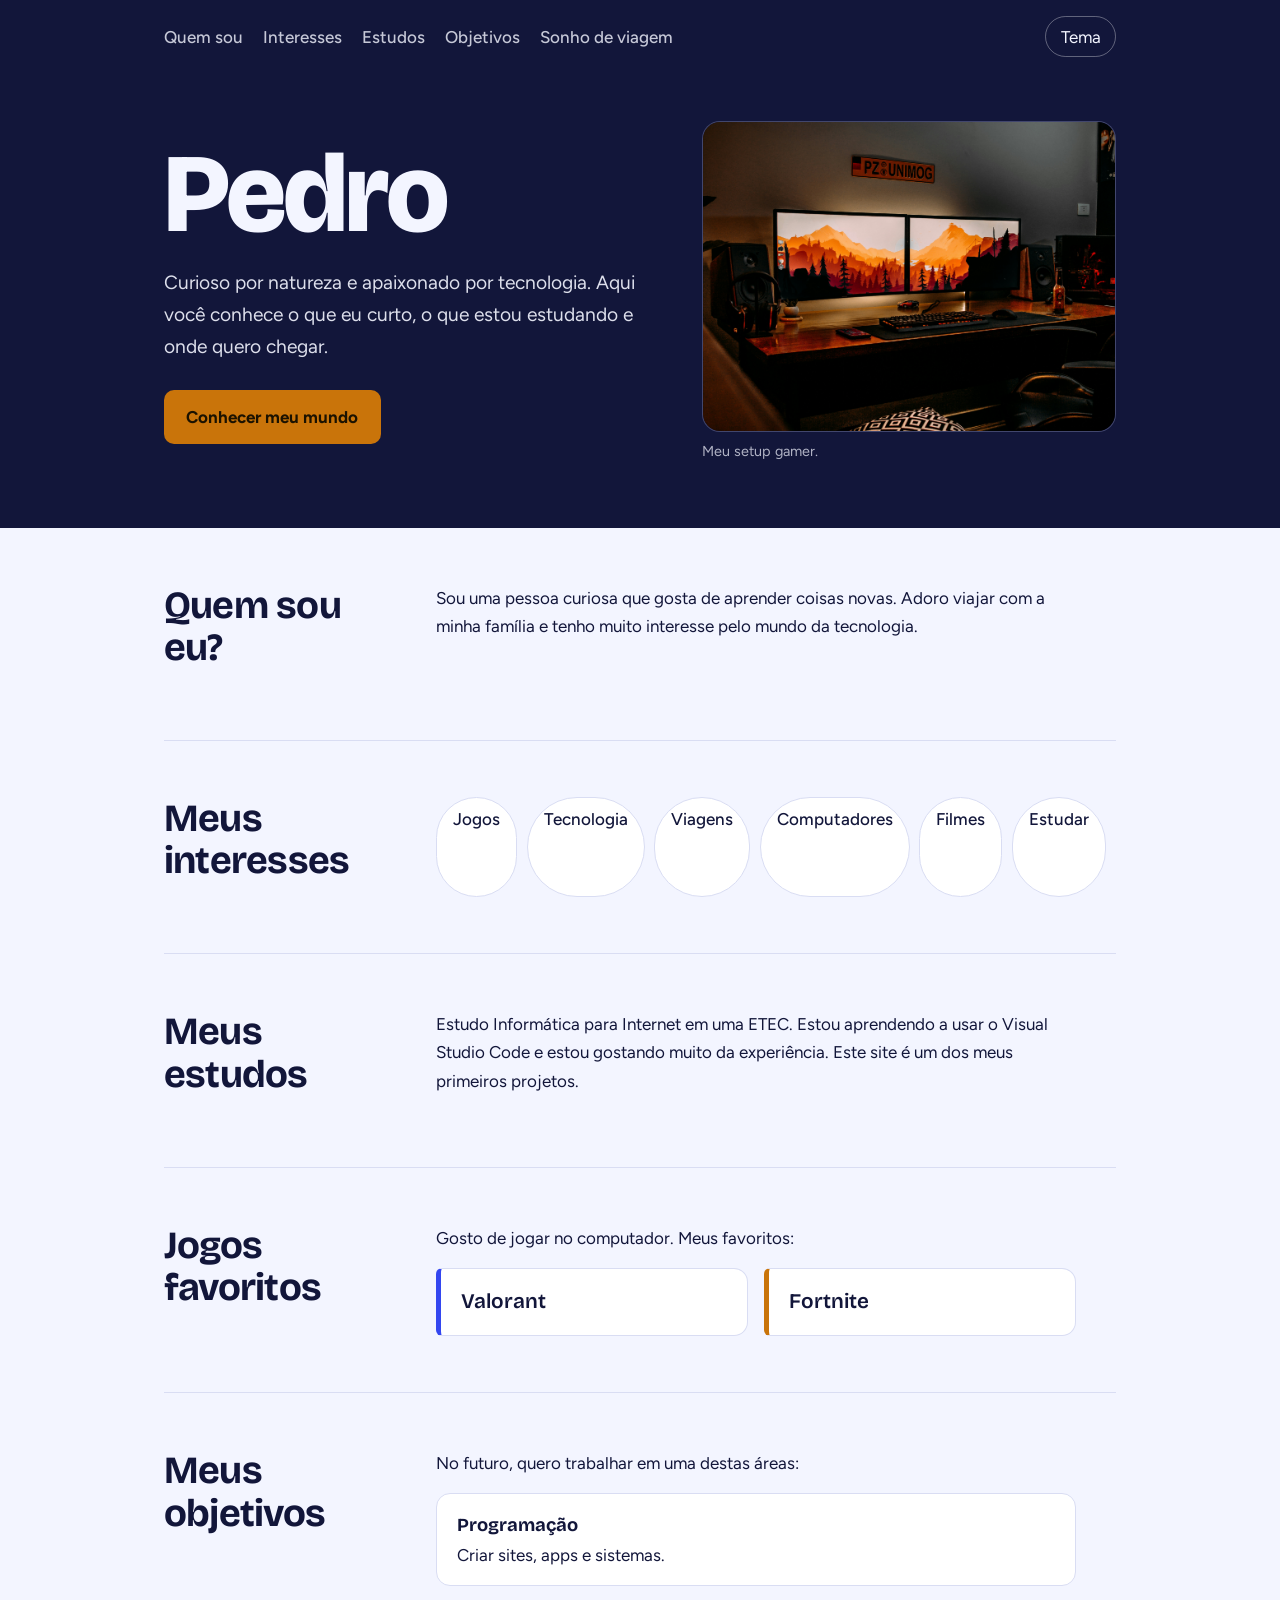
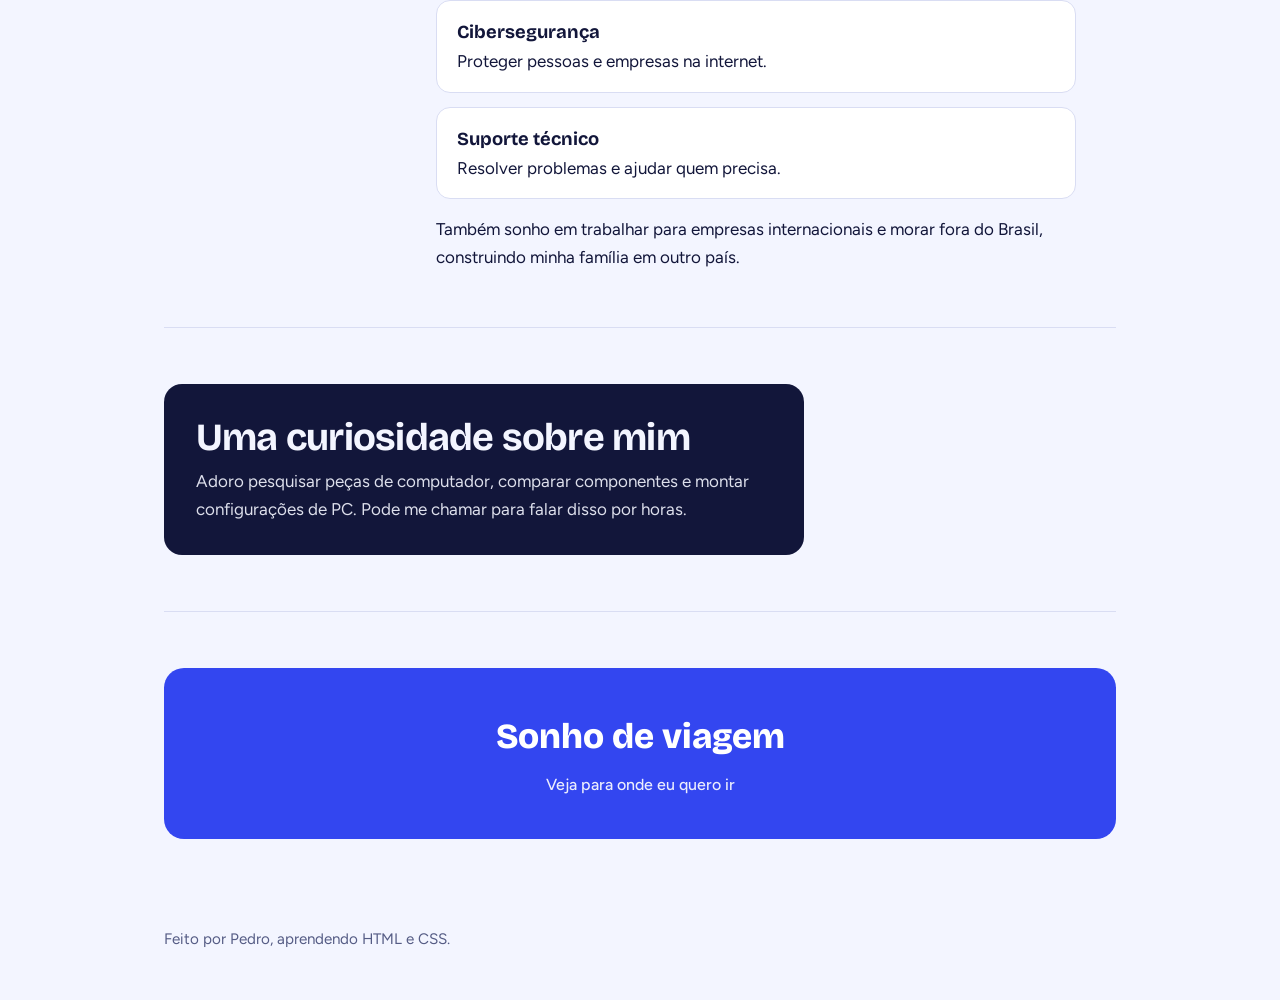
<file: index.html>
<!DOCTYPE html>
<html lang="pt-BR">
<head>
<meta charset="UTF-8">
<meta name="viewport" content="width=device-width, initial-scale=1.0">
<title>Pedro – Sobre mim</title>
<meta name="description" content="Site pessoal do Pedro: tecnologia, jogos, viagens e estudos em Informática para Internet.">
<link rel="preconnect" href="https://fonts.googleapis.com">
<link rel="preconnect" href="https://fonts.gstatic.com" crossorigin>
<link href="https://fonts.googleapis.com/css2?family=Bricolage+Grotesque:wght@600;800&family=Figtree:wght@400;500;700&display=swap" rel="stylesheet">
<style>
:root{
  --bg:#F3F5FF; --surface:#FFFFFF; --ink:#12163A; --muted:#555C85;
  --blue:#3346F0; --amber:#C9740A; --line:#D9DDF3; --hero:#12163A; --hero-ink:#F3F5FF;
  --display:"Bricolage Grotesque","Trebuchet MS",sans-serif;
  --body:"Figtree","Segoe UI",Arial,sans-serif;
}
@media (prefers-color-scheme:dark){
  :root:not([data-theme="light"]){
    --bg:#0C0F29; --surface:#161B42; --ink:#EEF0FF; --muted:#A3AAD3;
    --blue:#8D9BFF; --amber:#FFB547; --line:#2A3060; --hero:#080A1E; --hero-ink:#EEF0FF;
  }
}
:root[data-theme="dark"]{
  --bg:#0C0F29; --surface:#161B42; --ink:#EEF0FF; --muted:#A3AAD3;
  --blue:#8D9BFF; --amber:#FFB547; --line:#2A3060; --hero:#080A1E; --hero-ink:#EEF0FF;
}
*{box-sizing:border-box;margin:0}
html{scroll-behavior:smooth}
body{background:var(--bg);color:var(--ink);font-family:var(--body);font-size:1.0625rem;line-height:1.65}
a{color:var(--blue)}
:focus-visible{outline:3px solid var(--amber);outline-offset:3px;border-radius:4px}
.wrap{max-width:62rem;margin:0 auto;padding:0 1.25rem}

/* topo */
header.top{background:var(--hero);color:var(--hero-ink)}
nav{display:flex;gap:1.25rem;align-items:center;padding:1rem 0;flex-wrap:wrap}
nav a{color:var(--hero-ink);text-decoration:none;opacity:.8;font-weight:500}
nav a:hover{opacity:1;text-decoration:underline}
nav button{margin-left:auto;background:transparent;color:var(--hero-ink);border:1px solid #ffffff55;border-radius:999px;padding:.35rem .9rem;font:inherit;cursor:pointer}
nav button:hover{background:#ffffff1a}

.hero{display:grid;gap:2rem;padding:3rem 0 4rem;align-items:center}
@media(min-width:760px){.hero{grid-template-columns:1.1fr .9fr}}
.hero h1{font-family:var(--display);font-weight:800;font-size:clamp(3.5rem,11vw,7rem);line-height:.95;letter-spacing:-.03em}
.hero p{max-width:34rem;margin-top:1.25rem;font-size:1.2rem;opacity:.9}
.hero .cta{display:inline-block;margin-top:1.75rem;background:var(--amber);color:#1b1200;font-weight:700;text-decoration:none;padding:.8rem 1.4rem;border-radius:10px}
.hero .cta:hover{filter:brightness(1.08)}
.hero figure img{width:100%;height:auto;display:block;border-radius:18px;border:1px solid #ffffff2a;aspect-ratio:4/3;object-fit:cover;background:#1c2150}
.hero figcaption{font-size:.9rem;opacity:.7;margin-top:.5rem}

/* seções */
section{padding:3.5rem 0;border-bottom:1px solid var(--line)}
section:last-of-type{border-bottom:0}
h2{font-family:var(--display);font-size:clamp(1.8rem,4vw,2.4rem);line-height:1.1;letter-spacing:-.02em;margin-bottom:1rem}
.two{display:grid;gap:1.5rem 3rem}
@media(min-width:760px){.two{grid-template-columns:14rem 1fr}}
.prose{max-width:40rem}

.chips{list-style:none;padding:0;display:flex;flex-wrap:wrap;gap:.6rem}
.chips li{background:var(--surface);border:1px solid var(--line);border-radius:999px;padding:.45rem 1rem;font-weight:500}

.games{display:grid;gap:1rem;grid-template-columns:repeat(auto-fit,minmax(13rem,1fr));max-width:40rem}
.games div{background:var(--surface);border:1px solid var(--line);border-left:5px solid var(--blue);border-radius:6px 14px 14px 6px;padding:1rem 1.25rem;font-family:var(--display);font-weight:600;font-size:1.3rem}
.games div:nth-child(2){border-left-color:var(--amber)}

.goals{list-style:none;padding:0;display:grid;gap:.9rem;max-width:40rem}
.goals li{background:var(--surface);border:1px solid var(--line);border-radius:14px;padding:1rem 1.25rem}
.goals strong{display:block;font-family:var(--display);font-size:1.15rem}

.spec{background:var(--hero);color:var(--hero-ink);border-radius:18px;padding:2rem;max-width:40rem}
.spec h2{margin-bottom:.5rem}
.spec p{opacity:.9}

.travel{display:block;text-align:center;background:var(--blue);color:#fff;text-decoration:none;font-family:var(--display);font-weight:800;font-size:clamp(1.5rem,4vw,2.2rem);padding:2.5rem 1rem;border-radius:20px}
@media (prefers-color-scheme:dark){:root:not([data-theme="light"]) .travel{color:#0C0F29}}
:root[data-theme="dark"] .travel{color:#0C0F29}
.travel:hover{filter:brightness(1.1)}
.travel small{display:block;font-family:var(--body);font-weight:500;font-size:1rem;margin-top:.4rem;opacity:.9}

footer{padding:2rem 0 3rem;color:var(--muted);font-size:.95rem}
@media (prefers-reduced-motion:reduce){html{scroll-behavior:auto}}
</style>
</head>
<body>

<header class="top">
  <div class="wrap">
    <nav aria-label="Principal">
      <a href="#quem-sou">Quem sou</a>
      <a href="#interesses">Interesses</a>
      <a href="#estudos">Estudos</a>
      <a href="#objetivos">Objetivos</a>
      <a href="destino.html">Sonho de viagem</a>
      <button id="tema" type="button" aria-label="Alternar tema claro e escuro">Tema</button>
    </nav>
    <div class="hero">
      <div>
        <h1>Pedro</h1>
        <p>Curioso por natureza e apaixonado por tecnologia. Aqui você conhece o que eu curto, o que estou estudando e onde quero chegar.</p>
        <a class="cta" href="#quem-sou">Conhecer meu mundo</a>
      </div>
      <figure>
        <img src="setup.jpg" alt="Meu setup gamer" width="800" height="600">
        <figcaption>Meu setup gamer.</figcaption>
      </figure>
    </div>
  </div>
</header>

<main class="wrap">

  <section id="quem-sou" class="two">
    <h2>Quem sou eu?</h2>
    <p class="prose">Sou uma pessoa curiosa que gosta de aprender coisas novas. Adoro viajar com a minha família e tenho muito interesse pelo mundo da tecnologia.</p>
  </section>

  <section id="interesses" class="two">
    <h2>Meus interesses</h2>
    <ul class="chips">
      <li>Jogos</li><li>Tecnologia</li><li>Viagens</li>
      <li>Computadores</li><li>Filmes</li><li>Estudar</li>
    </ul>
  </section>

  <section id="estudos" class="two">
    <h2>Meus estudos</h2>
    <p class="prose">Estudo Informática para Internet em uma ETEC. Estou aprendendo a usar o Visual Studio Code e estou gostando muito da experiência. Este site é um dos meus primeiros projetos.</p>
  </section>

  <section id="jogos" class="two">
    <h2>Jogos favoritos</h2>
    <div>
      <p class="prose" style="margin-bottom:1rem">Gosto de jogar no computador. Meus favoritos:</p>
      <div class="games"><div>Valorant</div><div>Fortnite</div></div>
    </div>
  </section>

  <section id="objetivos" class="two">
    <h2>Meus objetivos</h2>
    <div>
      <p class="prose" style="margin-bottom:1rem">No futuro, quero trabalhar em uma destas áreas:</p>
      <ul class="goals">
        <li><strong>Programação</strong>Criar sites, apps e sistemas.</li>
        <li><strong>Cibersegurança</strong>Proteger pessoas e empresas na internet.</li>
        <li><strong>Suporte técnico</strong>Resolver problemas e ajudar quem precisa.</li>
      </ul>
      <p class="prose" style="margin-top:1rem">Também sonho em trabalhar para empresas internacionais e morar fora do Brasil, construindo minha família em outro país.</p>
    </div>
  </section>

  <section id="curiosidade">
    <div class="spec">
      <h2>Uma curiosidade sobre mim</h2>
      <p>Adoro pesquisar peças de computador, comparar componentes e montar configurações de PC. Pode me chamar para falar disso por horas.</p>
    </div>
  </section>

  <section>
    <a class="travel" href="destino.html">Sonho de viagem<small>Veja para onde eu quero ir</small></a>
  </section>

</main>

<footer>
  <div class="wrap">Feito por Pedro, aprendendo HTML e CSS.</div>
</footer>

<script>
(function(){
  var b=document.getElementById('tema'),r=document.documentElement;
  try{var s=localStorage.getItem('tema');if(s)r.setAttribute('data-theme',s)}catch(e){}
  b.addEventListener('click',function(){
    var dark=r.getAttribute('data-theme')==='dark'||(!r.getAttribute('data-theme')&&matchMedia('(prefers-color-scheme:dark)').matches);
    var n=dark?'light':'dark';
    r.setAttribute('data-theme',n);
    try{localStorage.setItem('tema',n)}catch(e){}
  });
})();
</script>
</body>
</html>
</file>
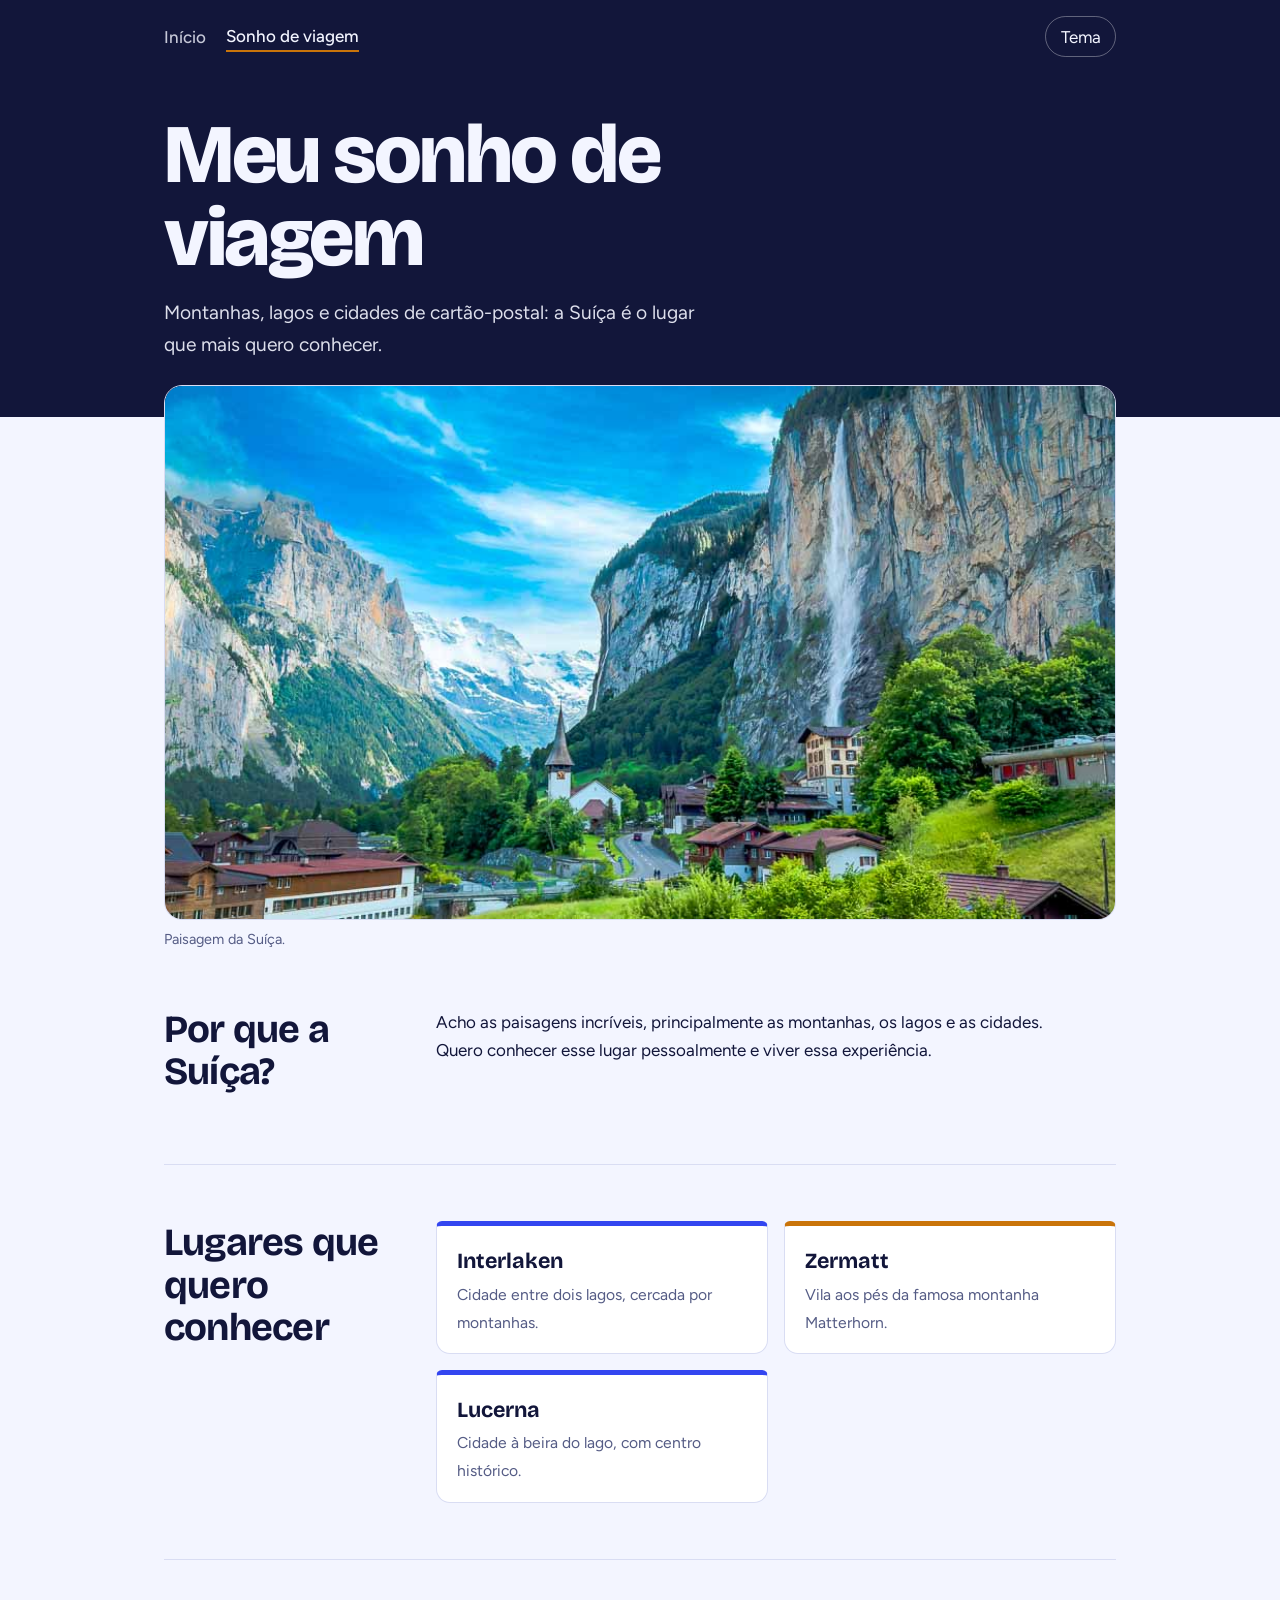
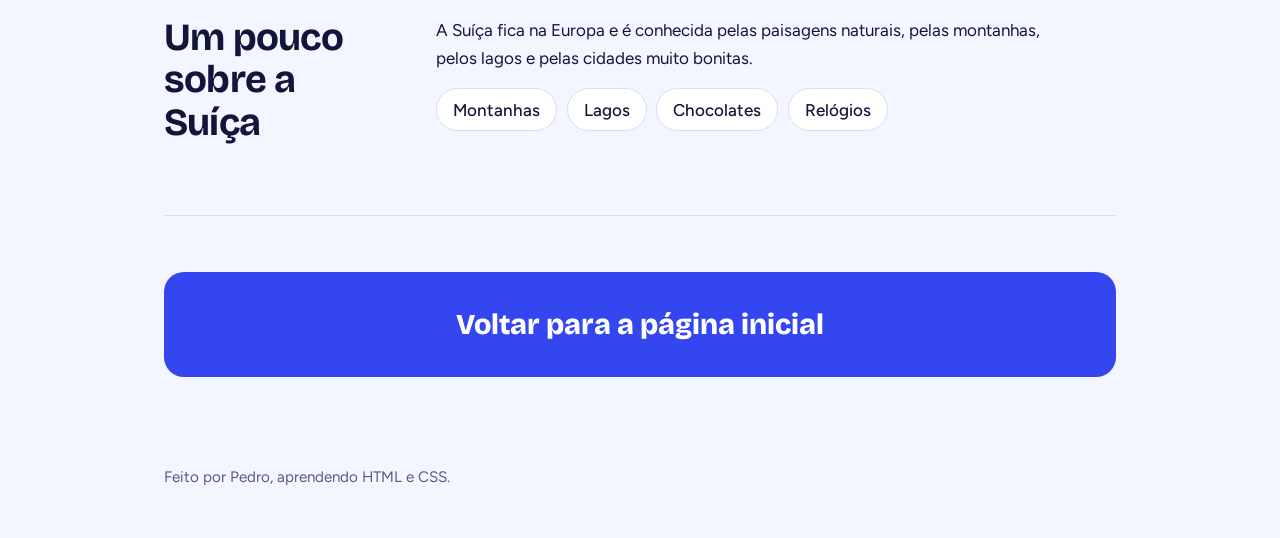
<file: destino.html>
<!DOCTYPE html>
<html lang="pt-BR">
<head>
<meta charset="UTF-8">
<meta name="viewport" content="width=device-width, initial-scale=1.0">
<title>Sonho de viagem – Suíça | Pedro</title>
<meta name="description" content="Por que o Pedro quer conhecer a Suíça: montanhas, lagos e cidades.">
<link rel="preconnect" href="https://fonts.googleapis.com">
<link rel="preconnect" href="https://fonts.gstatic.com" crossorigin>
<link href="https://fonts.googleapis.com/css2?family=Bricolage+Grotesque:wght@600;800&family=Figtree:wght@400;500;700&display=swap" rel="stylesheet">
<style>
:root{
  --bg:#F3F5FF; --surface:#FFFFFF; --ink:#12163A; --muted:#555C85;
  --blue:#3346F0; --amber:#C9740A; --line:#D9DDF3; --hero:#12163A; --hero-ink:#F3F5FF;
  --display:"Bricolage Grotesque","Trebuchet MS",sans-serif;
  --body:"Figtree","Segoe UI",Arial,sans-serif;
}
@media (prefers-color-scheme:dark){
  :root:not([data-theme="light"]){
    --bg:#0C0F29; --surface:#161B42; --ink:#EEF0FF; --muted:#A3AAD3;
    --blue:#8D9BFF; --amber:#FFB547; --line:#2A3060; --hero:#080A1E; --hero-ink:#EEF0FF;
  }
}
:root[data-theme="dark"]{
  --bg:#0C0F29; --surface:#161B42; --ink:#EEF0FF; --muted:#A3AAD3;
  --blue:#8D9BFF; --amber:#FFB547; --line:#2A3060; --hero:#080A1E; --hero-ink:#EEF0FF;
}
*{box-sizing:border-box;margin:0}
html{scroll-behavior:smooth}
body{background:var(--bg);color:var(--ink);font-family:var(--body);font-size:1.0625rem;line-height:1.65}
a{color:var(--blue)}
:focus-visible{outline:3px solid var(--amber);outline-offset:3px;border-radius:4px}
.wrap{max-width:62rem;margin:0 auto;padding:0 1.25rem}
header.top{background:var(--hero);color:var(--hero-ink)}
nav{display:flex;gap:1.25rem;align-items:center;padding:1rem 0;flex-wrap:wrap}
nav a{color:var(--hero-ink);text-decoration:none;opacity:.8;font-weight:500}
nav a:hover{opacity:1;text-decoration:underline}
nav a[aria-current="page"]{opacity:1;border-bottom:2px solid var(--amber)}
nav button{margin-left:auto;background:transparent;color:var(--hero-ink);border:1px solid #ffffff55;border-radius:999px;padding:.35rem .9rem;font:inherit;cursor:pointer}
nav button:hover{background:#ffffff1a}
.hero{padding:2.5rem 0 3.5rem}
.hero h1{font-family:var(--display);font-weight:800;font-size:clamp(2.6rem,8vw,5.2rem);line-height:1;letter-spacing:-.03em;max-width:14ch}
.hero p{max-width:34rem;margin-top:1.1rem;font-size:1.2rem;opacity:.9}
.photo{margin:-2rem auto 0;position:relative}
.photo img{width:100%;height:auto;display:block;border-radius:18px;border:1px solid var(--line);aspect-ratio:16/9;object-fit:cover;background:#1c2150}
.photo figcaption{font-size:.9rem;color:var(--muted);margin-top:.5rem}
section{padding:3.5rem 0;border-bottom:1px solid var(--line)}
section:last-of-type{border-bottom:0}
h2{font-family:var(--display);font-size:clamp(1.8rem,4vw,2.4rem);line-height:1.1;letter-spacing:-.02em;margin-bottom:1rem}
.two{display:grid;gap:1.5rem 3rem}
@media(min-width:760px){.two{grid-template-columns:14rem 1fr}}
.prose{max-width:40rem}
.places{list-style:none;padding:0;display:grid;gap:1rem;grid-template-columns:repeat(auto-fit,minmax(14rem,1fr))}
.places li{background:var(--surface);border:1px solid var(--line);border-top:5px solid var(--blue);border-radius:6px 6px 14px 14px;padding:1.1rem 1.25rem}
.places li:nth-child(2){border-top-color:var(--amber)}
.places strong{display:block;font-family:var(--display);font-size:1.35rem}
.places span{color:var(--muted);font-size:.98rem}
.facts{display:flex;flex-wrap:wrap;gap:.6rem;list-style:none;padding:0;margin-top:1rem}
.facts li{background:var(--surface);border:1px solid var(--line);border-radius:999px;padding:.4rem 1rem;font-weight:500}
.back{display:block;text-align:center;background:var(--blue);color:#fff;text-decoration:none;font-family:var(--display);font-weight:800;font-size:clamp(1.3rem,3.5vw,1.8rem);padding:1.8rem 1rem;border-radius:20px}
@media (prefers-color-scheme:dark){:root:not([data-theme="light"]) .back{color:#0C0F29}}
:root[data-theme="dark"] .back{color:#0C0F29}
.back:hover{filter:brightness(1.1)}
footer{padding:2rem 0 3rem;color:var(--muted);font-size:.95rem}
@media (prefers-reduced-motion:reduce){html{scroll-behavior:auto}}
</style>
</head>
<body>
<header class="top">
  <div class="wrap">
    <nav aria-label="Principal">
      <a href="index.html">Início</a>
      <a href="destino.html" aria-current="page">Sonho de viagem</a>
      <button id="tema" type="button" aria-label="Alternar tema claro e escuro">Tema</button>
    </nav>
    <div class="hero">
      <h1>Meu sonho de viagem</h1>
      <p>Montanhas, lagos e cidades de cartão-postal: a Suíça é o lugar que mais quero conhecer.</p>
    </div>
  </div>
</header>
<main class="wrap">
  <figure class="photo">
    <img src="suica.jpg" alt="Paisagem da Suíça com montanhas e lago" width="1200" height="675">
    <figcaption>Paisagem da Suíça.</figcaption>
  </figure>
  <section class="two">
    <h2>Por que a Suíça?</h2>
    <p class="prose">Acho as paisagens incríveis, principalmente as montanhas, os lagos e as cidades. Quero conhecer esse lugar pessoalmente e viver essa experiência.</p>
  </section>
  <section class="two">
    <h2>Lugares que quero conhecer</h2>
    <ul class="places">
      <li><strong>Interlaken</strong><span>Cidade entre dois lagos, cercada por montanhas.</span></li>
      <li><strong>Zermatt</strong><span>Vila aos pés da famosa montanha Matterhorn.</span></li>
      <li><strong>Lucerna</strong><span>Cidade à beira do lago, com centro histórico.</span></li>
    </ul>
  </section>
  <section class="two">
    <h2>Um pouco sobre a Suíça</h2>
    <div>
      <p class="prose">A Suíça fica na Europa e é conhecida pelas paisagens naturais, pelas montanhas, pelos lagos e pelas cidades muito bonitas.</p>
      <ul class="facts"><li>Montanhas</li><li>Lagos</li><li>Chocolates</li><li>Relógios</li></ul>
    </div>
  </section>
  <section>
    <a class="back" href="index2.html">Voltar para a página inicial</a>
  </section>
</main>
<footer>
  <div class="wrap">Feito por Pedro, aprendendo HTML e CSS.</div>
</footer>
<script>
(function(){
  var b=document.getElementById('tema'),r=document.documentElement;
  try{var s=localStorage.getItem('tema');if(s)r.setAttribute('data-theme',s)}catch(e){}
  b.addEventListener('click',function(){
    var dark=r.getAttribute('data-theme')==='dark'||(!r.getAttribute('data-theme')&&matchMedia('(prefers-color-scheme:dark)').matches);
    var n=dark?'light':'dark';
    r.setAttribute('data-theme',n);
    try{localStorage.setItem('tema',n)}catch(e){}
  });
})();
</script>
</body>
</html>
</file>
